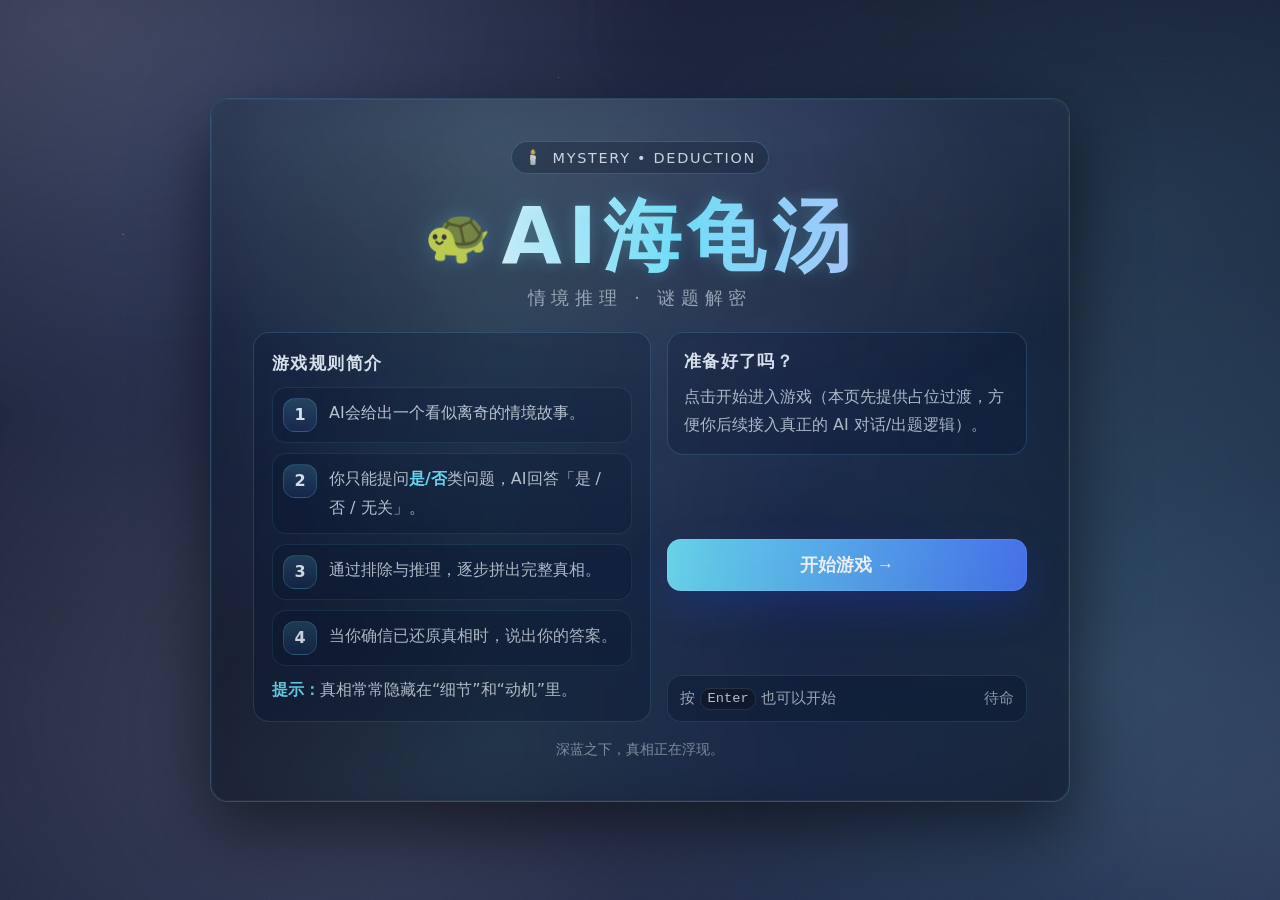
<file: index.html>
<!doctype html>
<html lang="zh-CN">
  <head>
    <meta charset="UTF-8" />
    <meta name="viewport" content="width=device-width, initial-scale=1.0" />
    <title>AI海龟汤</title>
    <style>
      :root{
        --bg0:#050818;
        --bg1:#071338;
        --paperWarm: rgba(210, 176, 110, .18);
        --paperWarm2: rgba(170, 120, 60, .14);
        --card:rgba(10, 24, 55, .52);
        --cardBorder:rgba(110, 208, 255, .22);
        --text:#eaf4ff;
        --muted:rgba(234, 244, 255, .78);
        --muted2:rgba(234, 244, 255, .62);
        --aqua:#6ee7ff;
        --blue:#4c7dff;
        --glow:rgba(110, 231, 255, .35);
        --shadow:rgba(0,0,0,.55);
        --radius:18px;
      }

      *{ box-sizing:border-box; }
      html, body{ height:100%; }
      body{
        margin:0;
        color:var(--text);
        font-family: ui-sans-serif, system-ui, -apple-system, "Segoe UI", Roboto, "PingFang SC", "Noto Sans CJK SC", "Microsoft YaHei", Arial, sans-serif;
        background: radial-gradient(1200px 900px at 20% 15%, rgba(76, 125, 255, .18) 0%, transparent 55%),
                    radial-gradient(900px 700px at 85% 75%, rgba(110, 231, 255, .14) 0%, transparent 60%),
                    linear-gradient(160deg, var(--bg0), var(--bg1));
        overflow-x:hidden;
      }

      .bg{
        position:fixed;
        inset:0;
        pointer-events:none;
        z-index:-1;
      }
      .bg::before{
        content:"";
        position:absolute;
        inset:-40px;
        background:
          radial-gradient(2px 2px at 12% 28%, rgba(255,255,255,.55), rgba(255,255,255,0) 55%),
          radial-gradient(1px 1px at 44% 12%, rgba(255,255,255,.45), rgba(255,255,255,0) 60%),
          radial-gradient(1.5px 1.5px at 73% 31%, rgba(255,255,255,.35), rgba(255,255,255,0) 62%),
          radial-gradient(1px 1px at 81% 68%, rgba(255,255,255,.30), rgba(255,255,255,0) 60%),
          radial-gradient(1.5px 1.5px at 18% 80%, rgba(255,255,255,.28), rgba(255,255,255,0) 62%);
        filter: blur(.2px);
        opacity:.75;
      }
      .bg::after{
        content:"";
        position:absolute;
        inset:0;
        background-image:url("data:image/svg+xml,%3Csvg xmlns='http://www.w3.org/2000/svg' width='180' height='180'%3E%3Cfilter id='n'%3E%3CfeTurbulence type='fractalNoise' baseFrequency='.85' numOctaves='3' stitchTiles='stitch'/%3E%3C/filter%3E%3Crect width='100%25' height='100%25' filter='url(%23n)' opacity='.25'/%3E%3C/svg%3E");
        background-size:180px 180px;
        opacity:.14;
        mix-blend-mode: overlay;
      }

      /* Fog layer + aged paper / stains / fingerprints / ink */
      .fog{
        position:fixed;
        inset:-20%;
        pointer-events:none;
        z-index:-1;
        opacity:1;
        filter: blur(16px) contrast(1.06);
        mix-blend-mode: screen;
        background:
          radial-gradient(980px 640px at 18% 16%, rgba(255,255,255,.14), rgba(255,255,255,0) 64%),
          radial-gradient(880px 620px at 78% 32%, rgba(110,231,255,.12), rgba(255,255,255,0) 64%),
          radial-gradient(1020px 720px at 34% 78%, rgba(255,255,255,.11), rgba(255,255,255,0) 66%),
          radial-gradient(860px 600px at 88% 82%, rgba(255,255,255,.08), rgba(255,255,255,0) 64%);
        animation: fogDrift 12s ease-in-out infinite alternate;
      }
      .fog::before{
        content:"";
        position:absolute;
        inset:0;
        background-image:url("data:image/svg+xml,%3Csvg xmlns='http://www.w3.org/2000/svg' width='420' height='420'%3E%3Cfilter id='t'%3E%3CfeTurbulence type='fractalNoise' baseFrequency='.55' numOctaves='2' stitchTiles='stitch'/%3E%3C/filter%3E%3Crect width='100%25' height='100%25' filter='url(%23t)' opacity='.55'/%3E%3C/svg%3E");
        background-size:420px 420px;
        opacity:.30;
        mix-blend-mode: overlay;
        animation: fogGrain 6.5s linear infinite;
      }
      .fog::after{
        content:"";
        position:absolute;
        inset:0;
        background:
          radial-gradient(760px 520px at 52% 45%, rgba(255,255,255,.12), rgba(255,255,255,0) 62%),
          radial-gradient(820px 580px at 30% 62%, rgba(255,255,255,.10), rgba(255,255,255,0) 64%),
          radial-gradient(780px 540px at 74% 58%, rgba(110,231,255,.08), rgba(255,255,255,0) 62%);
        opacity:.55;
        filter: blur(22px);
        mix-blend-mode: screen;
        animation: fogPulse 8.5s ease-in-out infinite;
      }
      @keyframes fogDrift{
        0%{ transform: translate3d(-4.6%, -2.8%, 0) scale(1.06); }
        50%{ transform: translate3d(3.8%, 2.6%, 0) scale(1.10); }
        100%{ transform: translate3d(2.0%, -4.2%, 0) scale(1.08); }
      }
      @keyframes fogGrain{
        0%{ transform: translate3d(0,0,0); }
        100%{ transform: translate3d(-3.5%, 2.5%, 0); }
      }
      @keyframes fogPulse{
        0%, 100%{ opacity:.42; transform: translate3d(0,0,0) scale(1.02); }
        50%{ opacity:.62; transform: translate3d(1.2%, -1.0%, 0) scale(1.06); }
      }

      .wrap{
        min-height:100%;
        display:grid;
        place-items:center;
        padding: clamp(18px, 4vw, 48px);
      }

      .shell{
        width:min(860px, 100%);
        position:relative;
      }

      .card{
        border-radius: var(--radius);
        background:
          radial-gradient(1200px 520px at 50% 0%, rgba(255,255,255,.06), rgba(255,255,255,0) 55%),
          linear-gradient(180deg, rgba(10, 24, 55, .62), rgba(7, 14, 34, .42));
        border: 1px solid var(--cardBorder);
        box-shadow: 0 26px 70px var(--shadow);
        overflow:hidden;
        position:relative;
      }

      .card__inner{
        padding: clamp(18px, 3.4vw, 42px);
        backdrop-filter: blur(12px);
        -webkit-backdrop-filter: blur(12px);
        position:relative;
      }

      /* torn edge mask + paper / stains overlays inside card */
      .card::before{
        content:"";
        position:absolute;
        inset:0;
        pointer-events:none;
        background:
          /* warm aged-paper wash */
          radial-gradient(700px 520px at 30% 18%, var(--paperWarm), rgba(210,176,110,0) 64%),
          radial-gradient(760px 560px at 78% 30%, var(--paperWarm2), rgba(170,120,60,0) 66%),
          radial-gradient(260px 210px at 78% 22%, rgba(179, 110, 55, .16), rgba(179, 110, 55, 0) 68%),
          radial-gradient(320px 240px at 18% 78%, rgba(0, 0, 0, .22), rgba(0, 0, 0, 0) 66%),
          radial-gradient(220px 200px at 22% 22%, rgba(20, 10, 0, .18), rgba(20, 10, 0, 0) 64%),
          radial-gradient(300px 260px at 68% 72%, rgba(10, 16, 40, .18), rgba(10, 16, 40, 0) 62%);
        mix-blend-mode: overlay;
        opacity:.92;
      }
      .card::after{
        content:"";
        position:absolute;
        inset:0;
        pointer-events:none;
        background:
          /* old paper grain */
          url("data:image/svg+xml,%3Csvg xmlns='http://www.w3.org/2000/svg' width='360' height='360'%3E%3Cfilter id='n'%3E%3CfeTurbulence type='fractalNoise' baseFrequency='.9' numOctaves='4' stitchTiles='stitch'/%3E%3C/filter%3E%3Crect width='100%25' height='100%25' filter='url(%23n)' opacity='.55'/%3E%3C/svg%3E"),
          /* fingerprint-ish rings */
          url(\"data:image/svg+xml,%3Csvg xmlns='http://www.w3.org/2000/svg' width='480' height='480'%3E%3Cg opacity='.55'%3E%3Cpath d='M240 84c-66 0-120 54-120 120 0 75 42 96 42 154 0 22-10 36-10 36' fill='none' stroke='rgba(255,255,255,.55)' stroke-width='1.2'/%3E%3Cpath d='M240 108c-52 0-94 42-94 94 0 64 36 82 36 138 0 17-7 30-7 30' fill='none' stroke='rgba(255,255,255,.5)' stroke-width='1.1'/%3E%3Cpath d='M240 132c-38 0-70 32-70 70 0 50 28 66 28 116 0 14-5 26-5 26' fill='none' stroke='rgba(255,255,255,.46)' stroke-width='1.05'/%3E%3Cpath d='M240 156c-26 0-46 20-46 46 0 36 20 50 20 92 0 12-4 22-4 22' fill='none' stroke='rgba(255,255,255,.42)' stroke-width='1.0'/%3E%3C/g%3E%3C/svg%3E\");
        background-size: 360px 360px, 520px 520px;
        background-position: 0 0, 78% 20%;
        opacity:.16;
        mix-blend-mode: soft-light;
        filter: sepia(.55) saturate(.9);
      }
      .torn{
        position:absolute;
        inset:0;
        pointer-events:none;
        z-index:2;
        opacity:.85;
        filter: drop-shadow(0 20px 40px rgba(0,0,0,.45));
        mask-image: url(\"data:image/svg+xml,%3Csvg xmlns='http://www.w3.org/2000/svg' viewBox='0 0 100 100'%3E%3Cpath d='M1 3 C 6 1, 10 4, 15 2 C 20 1, 25 5, 30 3 C 35 2, 40 4, 45 2 C 50 1, 55 5, 60 3 C 65 2, 70 4, 75 2 C 80 1, 85 5, 90 3 C 95 2, 98 4, 99 3 L 99 97 C 96 99, 92 96, 88 98 C 84 99, 80 95, 76 97 C 72 98, 68 96, 64 98 C 60 99, 56 95, 52 97 C 48 98, 44 96, 40 98 C 36 99, 32 95, 28 97 C 24 98, 20 96, 16 98 C 12 99, 8 95, 4 97 C 2 98, 1 97, 1 97 Z' fill='white'/%3E%3C/svg%3E\");
        -webkit-mask-image: url(\"data:image/svg+xml,%3Csvg xmlns='http://www.w3.org/2000/svg' viewBox='0 0 100 100'%3E%3Cpath d='M1 3 C 6 1, 10 4, 15 2 C 20 1, 25 5, 30 3 C 35 2, 40 4, 45 2 C 50 1, 55 5, 60 3 C 65 2, 70 4, 75 2 C 80 1, 85 5, 90 3 C 95 2, 98 4, 99 3 L 99 97 C 96 99, 92 96, 88 98 C 84 99, 80 95, 76 97 C 72 98, 68 96, 64 98 C 60 99, 56 95, 52 97 C 48 98, 44 96, 40 98 C 36 99, 32 95, 28 97 C 24 98, 20 96, 16 98 C 12 99, 8 95, 4 97 C 2 98, 1 97, 1 97 Z' fill='white'/%3E%3C/svg%3E\");
        mask-size: 100% 100%;
        -webkit-mask-size: 100% 100%;
        mask-repeat:no-repeat;
        -webkit-mask-repeat:no-repeat;
        background:
          radial-gradient(80% 70% at 40% 20%, rgba(255,255,255,.08), rgba(255,255,255,0) 70%),
          linear-gradient(180deg, rgba(255,255,255,.06), rgba(255,255,255,0) 40%, rgba(0,0,0,.12));
        border-radius: var(--radius);
        box-shadow: 0 0 0 1px rgba(255,255,255,.06) inset;
      }

      .edgeGlow{
        position:absolute;
        inset:-2px;
        background: linear-gradient(90deg, transparent, rgba(110,231,255,.18), rgba(76,125,255,.16), transparent);
        filter: blur(14px);
        opacity:.65;
        pointer-events:none;
      }

      .badge{
        display:inline-flex;
        align-items:center;
        gap:.55rem;
        padding:.45rem .75rem;
        border-radius:999px;
        border:1px solid rgba(110,231,255,.22);
        background: rgba(7, 20, 46, .45);
        color: rgba(234,244,255,.86);
        font-size: .9rem;
        letter-spacing: .12em;
        text-transform: uppercase;
      }

      .title{
        margin: 14px 0 8px;
        font-size: clamp(44px, 6.6vw, 78px);
        font-weight: 900;
        line-height: 1.04;
        letter-spacing: 0.08em; /* looser */
        text-align:center;
        background: linear-gradient(90deg, #dff8ff, var(--aqua), #b2c7ff);
        -webkit-background-clip:text;
        background-clip:text;
        color: transparent;
        text-shadow:
          0 0 14px rgba(110,231,255,.20),
          0 0 32px rgba(110,231,255,.14),
          0 0 58px rgba(76,125,255,.10);
        filter: drop-shadow(0 12px 28px rgba(0,0,0,.35));
      }
      .titleRow{
        display:flex;
        align-items:center;
        justify-content:center;
        gap: .65rem;
        margin-top: 8px;
      }
      .turtle{
        font-size: clamp(34px, 5.2vw, 54px);
        filter:
          drop-shadow(0 0 10px rgba(110,231,255,.20))
          drop-shadow(0 0 24px rgba(76,125,255,.10));
        transform: translateY(2px);
      }

      .subtitle{
        margin:0 0 22px;
        text-align:center;
        color: var(--muted2);
        font-size: clamp(14px, 2.5vw, 18px);
        letter-spacing:.32em;
      }

      .grid{
        display:grid;
        grid-template-columns: 1.05fr .95fr;
        gap: 16px;
        margin-top: 18px;
      }

      .panel{
        border-radius: 16px;
        border: 1px solid rgba(110, 208, 255, .18);
        background: rgba(10, 24, 55, .36);
        padding: 18px;
      }

      .panel h2{
        margin:0 0 12px;
        font-size: 1.08rem;
        letter-spacing: .08em;
        color: rgba(234,244,255,.92);
      }

      .rules{
        margin:0;
        padding:0;
        list-style:none;
        color: var(--muted);
        line-height:1.85;
      }
      .rules li{
        display:flex;
        gap: 12px;
        padding: 10px 10px;
        border-radius: 14px;
        background: rgba(7, 20, 46, .26);
        border: 1px solid rgba(110,231,255,.10);
      }
      .rules li + li{ margin-top: 10px; }
      .rules .num{
        width: 34px;
        height: 34px;
        flex: 0 0 34px;
        display:grid;
        place-items:center;
        border-radius: 12px;
        background: linear-gradient(180deg, rgba(110,231,255,.18), rgba(76,125,255,.10));
        border: 1px solid rgba(110,231,255,.18);
        color: rgba(234,244,255,.92);
        font-weight: 800;
        font-variant-numeric: tabular-nums;
      }
      .rules .txt{
        flex:1;
        min-width: 0;
      }
      .rules strong{
        color: rgba(110,231,255,.95);
        font-weight: 800;
      }

      .hint{
        margin: 10px 0 0;
        color: rgba(234,244,255,.82);
        line-height:1.7;
      }
      .hint strong{ color: rgba(110,231,255,.95); }

      .ctaArea{
        display:flex;
        flex-direction:column;
        justify-content:space-between;
        gap: 12px;
      }

      .cta{
        width:100%;
        border:0;
        border-radius: 14px;
        padding: 14px 16px;
        font-weight: 800;
        font-size: 1.1rem;
        color: rgba(255,255,255,.96);
        background: linear-gradient(90deg, rgba(110,231,255,.95), rgba(76,125,255,.95));
        box-shadow: 0 16px 40px rgba(33, 78, 255, .22), 0 0 0 1px rgba(255,255,255,.08) inset;
        position:relative;
        cursor:pointer;
        transform: translateZ(0);
        transition: transform .18s ease, box-shadow .18s ease, filter .18s ease;
        overflow:hidden;
      }
      .cta::before{
        content:"";
        position:absolute;
        inset:-40% -60%;
        background: radial-gradient(circle at 30% 30%, rgba(255,255,255,.55), rgba(255,255,255,0) 55%);
        transform: translateX(-35%);
        opacity:.55;
        transition: transform .28s ease, opacity .28s ease;
      }
      .cta:hover{
        transform: translateY(-2px);
        box-shadow: 0 22px 56px rgba(33, 78, 255, .32), 0 0 0 1px rgba(255,255,255,.12) inset, 0 0 44px rgba(110,231,255,.12);
        filter: saturate(1.06);
      }
      .cta:hover::before{
        transform: translateX(0%);
        opacity:.72;
      }
      .cta:active{
        transform: translateY(0px) scale(.99);
      }
      .cta:focus-visible{
        outline: 3px solid rgba(110,231,255,.38);
        outline-offset: 3px;
      }

      .mini{
        display:flex;
        gap: 10px;
        align-items:center;
        justify-content:space-between;
        color: rgba(234,244,255,.72);
        font-size: .95rem;
        padding: 12px 12px;
        border-radius: 14px;
        background: rgba(7, 20, 46, .35);
        border: 1px solid rgba(110,231,255,.14);
      }

      .kbd{
        font-family: ui-monospace, SFMono-Regular, Menlo, Monaco, Consolas, "Liberation Mono", "Courier New", monospace;
        font-size:.9em;
        padding:.18em .5em;
        border-radius: 10px;
        border: 1px solid rgba(255,255,255,.12);
        background: rgba(0,0,0,.25);
        color: rgba(234,244,255,.86);
      }

      .footer{
        margin-top: 18px;
        text-align:center;
        color: rgba(234,244,255,.55);
        font-size: .9rem;
      }

      /* simple page transition */
      .stage{
        display:none;
        text-align:left;
        padding: clamp(22px, 4vw, 50px);
      }
      .stage.is-on{ display:block; }
      .stage h2{
        margin:0 0 10px;
        font-size: clamp(26px, 4vw, 38px);
        letter-spacing:.02em;
      }
      .stage p{
        margin: 0 auto 18px;
        max-width: 56ch;
        color: rgba(234,244,255,.72);
        line-height:1.8;
      }
      .stageGrid{
        display:grid;
        grid-template-columns: 1fr;
        gap: 14px;
        margin-top: 10px;
      }
      .row{
        display:flex;
        gap: 10px;
        flex-wrap:wrap;
        align-items:center;
      }
      .field{
        display:flex;
        flex-direction:column;
        gap: 6px;
        min-width: min(320px, 100%);
        flex: 1;
      }
      label{
        font-size:.92rem;
        color: rgba(234,244,255,.70);
        letter-spacing:.06em;
      }
      select, input[type="text"], textarea{
        width:100%;
        border-radius: 14px;
        border: 1px solid rgba(110,231,255,.16);
        background: rgba(7, 20, 46, .40);
        color: rgba(234,244,255,.92);
        padding: 12px 12px;
        outline:none;
      }
      textarea{
        resize: vertical;
        min-height: 88px;
        line-height:1.65;
      }
      select:focus-visible, input[type="text"]:focus-visible, textarea:focus-visible{
        outline: 3px solid rgba(110,231,255,.28);
        outline-offset: 3px;
      }
      .pill{
        display:inline-flex;
        align-items:center;
        gap:.5rem;
        padding:.45rem .75rem;
        border-radius:999px;
        border:1px solid rgba(110,231,255,.14);
        background: rgba(7, 20, 46, .28);
        color: rgba(234,244,255,.74);
        font-size:.9rem;
        white-space:nowrap;
      }
      .chat{
        border-radius: 16px;
        border: 1px solid rgba(110,231,255,.14);
        background: rgba(10, 24, 55, .30);
        overflow:hidden;
      }
      .chatHeader{
        padding: 12px 14px;
        display:flex;
        align-items:center;
        justify-content:space-between;
        gap: 10px;
        border-bottom: 1px solid rgba(110,231,255,.12);
        background: rgba(7, 20, 46, .26);
      }
      .chatLog{
        padding: 12px;
        max-height: min(48vh, 420px);
        overflow:auto;
      }
      .msg{
        display:flex;
        gap: 10px;
        padding: 10px 10px;
        border-radius: 14px;
        border: 1px solid rgba(255,255,255,.06);
        background: rgba(0,0,0,.12);
        margin-bottom: 10px;
      }
      .msg--ai{
        border-color: rgba(110,231,255,.14);
        background: rgba(7, 20, 46, .22);
      }
      .msg--me{
        border-color: rgba(76,125,255,.14);
        background: rgba(15, 24, 64, .22);
      }
      .avatar{
        flex: 0 0 34px;
        width: 34px;
        height: 34px;
        border-radius: 12px;
        display:grid;
        place-items:center;
        background: linear-gradient(180deg, rgba(110,231,255,.18), rgba(76,125,255,.10));
        border: 1px solid rgba(110,231,255,.18);
      }
      .bubble{
        flex: 1;
        min-width: 0;
      }
      .meta{
        display:flex;
        align-items:center;
        justify-content:space-between;
        gap: 10px;
        margin-bottom: 6px;
        color: rgba(234,244,255,.64);
        font-size: .85rem;
        letter-spacing:.06em;
      }
      .text{
        color: rgba(234,244,255,.90);
        line-height:1.75;
        white-space:pre-wrap;
        word-break: break-word;
      }
      .chatFooter{
        padding: 12px;
        border-top: 1px solid rgba(110,231,255,.12);
        background: rgba(7, 20, 46, .20);
      }
      .sendRow{
        display:flex;
        gap: 10px;
        align-items:stretch;
      }
      .sendRow input[type="text"]{
        flex: 1;
        min-width: 0;
      }
      .btn{
        border:1px solid rgba(110,231,255,.26);
        background: rgba(7, 20, 46, .35);
        color: rgba(234,244,255,.92);
        padding: 12px 14px;
        border-radius: 14px;
        font-weight: 800;
        cursor:pointer;
        transition: transform .18s ease, border-color .18s ease, background .18s ease, filter .18s ease;
        white-space:nowrap;
      }
      .btn:hover{
        transform: translateY(-1px);
        border-color: rgba(110,231,255,.42);
        background: rgba(7, 20, 46, .5);
        filter: saturate(1.04);
      }
      .btn:active{ transform: translateY(0px) scale(.99); }
      .btn:focus-visible{
        outline: 3px solid rgba(110,231,255,.28);
        outline-offset: 3px;
      }
      .btn--primary{
        border:0;
        background: linear-gradient(90deg, rgba(110,231,255,.95), rgba(76,125,255,.95));
        color: rgba(255,255,255,.96);
        box-shadow: 0 14px 36px rgba(33, 78, 255, .22), 0 0 0 1px rgba(255,255,255,.08) inset;
      }
      .btn--primary:hover{
        box-shadow: 0 18px 48px rgba(33, 78, 255, .32), 0 0 0 1px rgba(255,255,255,.12) inset, 0 0 42px rgba(110,231,255,.10);
      }
      .btn:disabled{
        opacity:.6;
        cursor:not-allowed;
        transform:none;
      }
      @media (max-width: 780px){
        .sendRow{ flex-direction:column; }
      }
      .ghost{
        border:1px solid rgba(110,231,255,.26);
        background: rgba(7, 20, 46, .35);
        color: rgba(234,244,255,.92);
        padding: 12px 14px;
        border-radius: 14px;
        font-weight: 700;
        cursor:pointer;
        transition: transform .18s ease, border-color .18s ease, background .18s ease;
      }
      .ghost:hover{
        transform: translateY(-1px);
        border-color: rgba(110,231,255,.42);
        background: rgba(7, 20, 46, .5);
      }
      .ghost:active{
        transform: translateY(0px);
      }

      @media (max-width: 780px){
        .grid{ grid-template-columns: 1fr; }
        .panel{ padding: 16px; }
        .subtitle{ letter-spacing: .22em; }
        .mini{ font-size: .92rem; }
        .rules li{ padding: 10px 10px; }
      }

      @media (prefers-reduced-motion: reduce){
        .cta, .cta::before, .ghost{ transition:none; }
        .cta:hover{ transform:none; }
      }
    </style>
  </head>
  <body>
    <div class="bg" aria-hidden="true"></div>
    <div class="fog" aria-hidden="true"></div>
    <main class="wrap">
      <div class="shell">
        <div class="card" role="region" aria-label="AI海龟汤欢迎页">
          <div class="edgeGlow" aria-hidden="true"></div>
          <div class="torn" aria-hidden="true"></div>
          <div class="card__inner">
            <section id="welcome">
              <div style="display:flex; justify-content:center;">
                <span class="badge" aria-label="游戏类型">
                  <span aria-hidden="true">🕯️</span>
                  <span>mystery • deduction</span>
                </span>
              </div>
              <div class="titleRow" aria-label="游戏标题">
                <span class="turtle" aria-hidden="true">🐢</span>
                <h1 class="title">AI海龟汤</h1>
              </div>
              <p class="subtitle">情境推理 · 谜题解密</p>

              <div class="grid">
                <div class="panel">
                  <h2>游戏规则简介</h2>
                  <ul class="rules" aria-label="规则列表">
                    <li>
                      <span class="num" aria-hidden="true">1</span>
                      <span class="txt">AI会给出一个看似离奇的情境故事。</span>
                    </li>
                    <li>
                      <span class="num" aria-hidden="true">2</span>
                      <span class="txt">你只能提问<strong>是/否</strong>类问题，AI回答「是 / 否 / 无关」。</span>
                    </li>
                    <li>
                      <span class="num" aria-hidden="true">3</span>
                      <span class="txt">通过排除与推理，逐步拼出完整真相。</span>
                    </li>
                    <li>
                      <span class="num" aria-hidden="true">4</span>
                      <span class="txt">当你确信已还原真相时，说出你的答案。</span>
                    </li>
                  </ul>
                  <p class="hint"><strong>提示：</strong>真相常常隐藏在“细节”和“动机”里。</p>
                </div>

                <div class="ctaArea">
                  <div class="panel" style="padding: 16px 16px 14px;">
                    <h2 style="margin-bottom:10px;">准备好了吗？</h2>
                    <p style="margin:0; color: rgba(234,244,255,.72); line-height:1.8;">
                      点击开始进入游戏（本页先提供占位过渡，方便你后续接入真正的 AI 对话/出题逻辑）。
                    </p>
                  </div>

                  <button id="startBtn" class="cta" type="button">
                    开始游戏 <span aria-hidden="true">→</span>
                  </button>

                  <div class="mini" aria-label="快捷键提示">
                    <span>按 <span class="kbd">Enter</span> 也可以开始</span>
                    <span id="status" aria-live="polite" style="color: rgba(234,244,255,.62);">待命</span>
                  </div>
                </div>
              </div>

              <div class="footer">深蓝之下，真相正在浮现。</div>
            </section>

            <section id="stage" class="stage" aria-label="游戏占位页">
              <h2>迷雾之下：海龟汤推理</h2>
              <p style="max-width:none; margin: 0 0 10px;">
                欢迎来到未知的迷雾中。你需要通过<strong>封闭式</strong>提问，逼近隐藏的真相——记住，看到的不一定是真实的。
              </p>

              <div class="stageGrid">
                <div class="panel">
                  <div class="row" style="justify-content:space-between;">
                    <span class="pill"><span aria-hidden="true">🗂️</span><span id="caseMeta">未选择汤面</span></span>
                    <span class="pill"><span aria-hidden="true">⏳</span><span id="timeMeta">—</span></span>
                    <span class="pill"><span aria-hidden="true">🎭</span><span id="sceneMeta">—</span></span>
                  </div>

                  <div class="row" style="margin-top:12px;">
                    <div class="field">
                      <label for="difficulty">难度</label>
                      <select id="difficulty">
                        <option value="all">全部</option>
                        <option value="basic">基础级</option>
                        <option value="advanced">进阶级</option>
                        <option value="expert">烧脑级</option>
                      </select>
                    </div>
                    <div class="field">
                      <label for="theme">主题</label>
                      <select id="theme">
                        <option value="all">全部</option>
                        <option value="locked_room">密室谜案</option>
                        <option value="disappearance">失踪之谜</option>
                        <option value="retro">复古悬疑</option>
                        <option value="mind_trick">心理诡计</option>
                        <option value="urban_legend">都市怪谈</option>
                      </select>
                    </div>
                    <div class="field">
                      <label for="caseSelect">选择汤面</label>
                      <select id="caseSelect"></select>
                    </div>
                  </div>

                  <div class="row" style="margin-top:12px;">
                    <div class="field" style="min-width: min(220px, 100%); flex: .7;">
                      <label for="hintLevel">提示强度（1-3）</label>
                      <select id="hintLevel">
                        <option value="1">1（轻提示）</option>
                        <option value="2" selected>2（中提示）</option>
                        <option value="3">3（强提示，接近谜底）</option>
                      </select>
                    </div>
                    <div class="field" style="min-width: min(220px, 100%); flex: .7;">
                      <label for="mood">氛围强度</label>
                      <select id="mood">
                        <option value="light">轻度悬疑</option>
                        <option value="heavy" selected>重度悬疑</option>
                      </select>
                    </div>
                    <div class="row" style="gap:10px; margin-top: 22px;">
                      <button id="startCaseBtn" class="btn btn--primary" type="button">启动本局</button>
                      <button id="backBtn" class="btn" type="button">返回欢迎页</button>
                    </div>
                  </div>

                  <div class="row" style="margin-top:12px;">
                    <div class="field">
                      <label for="setupText">汤面</label>
                      <textarea id="setupText" readonly></textarea>
                    </div>
                  </div>
                </div>

                <div class="chat">
                  <div class="chatHeader">
                    <span class="pill"><span aria-hidden="true">🕯️</span><span>提问只能得到：是 / 否 / 无关紧要</span></span>
                    <div class="row" style="gap:8px;">
                      <button id="hintBtn" class="btn" type="button">提示</button>
                      <button id="revealBtn" class="btn" type="button">揭晓谜底</button>
                    </div>
                  </div>
                  <div id="chatLog" class="chatLog" aria-label="对话记录"></div>
                  <div class="chatFooter">
                    <div class="sendRow">
                      <input id="qInput" type="text" placeholder="输入封闭式问题，例如：死者是自杀的吗？" />
                      <button id="askBtn" class="btn btn--primary" type="button">提问</button>
                    </div>
                    <div class="row" style="margin-top:10px; justify-content:space-between;">
                      <span class="pill"><span aria-hidden="true">🧠</span><span id="progressMeta">线索：0 / 0</span></span>
                      <span class="pill"><span aria-hidden="true">🗝️</span><span id="hintMeta">提示：0</span></span>
                      <span class="pill"><span aria-hidden="true">📜</span><span id="ruleMeta">规则：严格</span></span>
                    </div>
                  </div>
                </div>
              </div>
            </section>
          </div>
        </div>
      </div>
    </main>

    <script>
      (function () {
        const startBtn = document.getElementById("startBtn");
        const backBtn = document.getElementById("backBtn");
        const againBtn = document.getElementById("againBtn");
        const welcome = document.getElementById("welcome");
        const stage = document.getElementById("stage");
        const status = document.getElementById("status");

        const setStatus = (text) => {
          if (!status) return;
          status.textContent = text;
        };

        const enterStage = () => {
          setStatus("进入中…");
          startBtn.disabled = true;
          startBtn.style.opacity = "0.92";
          startBtn.style.cursor = "wait";

          window.setTimeout(() => {
            welcome.style.display = "none";
            stage.classList.add("is-on");
            setStatus("已进入");
            startBtn.disabled = false;
            startBtn.style.opacity = "";
            startBtn.style.cursor = "";
          }, 380);
        };

        const backToWelcome = () => {
          stage.classList.remove("is-on");
          welcome.style.display = "";
          setStatus("待命");
          startBtn.focus();
        };

        startBtn.addEventListener("click", enterStage);
        backBtn.addEventListener("click", backToWelcome);
        if (againBtn) {
          againBtn.addEventListener("click", () => {
            backToWelcome();
            window.setTimeout(enterStage, 120);
          });
        }

        window.addEventListener("keydown", (e) => {
          if (e.key === "Enter" && !e.isComposing) {
            if (stage.classList.contains("is-on")) return;
            enterStage();
          }
          if (e.key === "Escape") {
            if (stage.classList.contains("is-on")) backToWelcome();
          }
        });
      })();
    </script>

    <script>
      (function () {
        // ---------------------------
        // Data: Turtle Soup library
        // ---------------------------
        const DIFFICULTY_LABEL = {
          basic: "基础级",
          advanced: "进阶级",
          expert: "烧脑级",
        };

        const THEME_LABEL = {
          locked_room: "密室谜案",
          disappearance: "失踪之谜",
          retro: "复古悬疑",
          mind_trick: "心理诡计",
          urban_legend: "都市怪谈",
        };

        /** @type {Array<any>} */
        const SOUPS = [
          {
            id: "B-LOCK-001",
            title: "蜡烛与反锁门",
            difficulty: "basic",
            theme: "locked_room",
            scene: "单人 / 多人组队",
            estimated: "5-10 分钟",
            taboo: ["窗户缝", "绳子", "钥匙在外面", "通风孔"],
            setup:
              "午夜的旧宅里，客厅的门从内部反锁。\n主人倒在地毯上，手边只有半支燃尽的蜡烛。\n屋里没有打斗痕迹，也没有人进出。\n发生了什么？",
            answer:
              "主人并非被人闯入谋杀。\n他在反锁的客厅里点燃蜡烛取暖，却因通风不良导致缺氧昏迷。\n蜡烛持续燃烧、消耗氧气，进一步加重缺氧。\n他最终倒下。\n所谓“密室”只是反锁与信息误导带来的错觉。",
            recap: [
              "反锁门让人误判必须“有人进出”。",
              "蜡烛是关键：它不仅提供光，也会持续消耗氧气。",
              "缺氧可以在无外力的情况下造成致命后果。",
            ],
            keyClues: [
              { tag: "candle", text: "蜡烛与死亡有关" },
              { tag: "oxygen", text: "死因与缺氧/空气有关" },
              { tag: "noIntruder", text: "确实无人进入" },
            ],
            hints: {
              1: "注意：蜡烛不是装饰，它在“改变”现场。",
              2: "想想：封闭空间里，蜡烛燃烧会带来什么后果？",
              3: "死因与氧气有关。不是刀枪，也不是他人闯入。",
            },
            qa: [
              { tag: "noIntruder", any: ["有人进入", "有人进出", "有人来过", "闯入"], a: "否" },
              { tag: "candle", any: ["蜡烛", "烛", "燃烧"], a: "是" },
              { tag: "oxygen", any: ["缺氧", "氧气", "窒息", "一氧化碳", "通风"], a: "是" },
              { any: ["自杀"], a: "否" },
              { any: ["谋杀", "他杀"], a: "否" },
              { any: ["打斗", "挣扎"], a: "否" },
              { any: ["门锁", "反锁", "锁"], a: "是" },
              { a: "无关紧要" },
            ],
          },
          {
            id: "A-RET-002",
            title: "遗书不属于他",
            difficulty: "advanced",
            theme: "retro",
            scene: "单人 / 多人组队",
            estimated: "10-20 分钟",
            taboo: ["换字迹", "假名", "旧报纸", "收信人"],
            setup:
              "雨夜的小旅馆里，一个男人死在房间。\n桌上有一封遗书，语气像是在告别。\n可老板说：他白天还在兴奋地订明天的车票。\n遗书是真的，但他不是自杀。\n发生了什么？",
            answer:
              "遗书确实存在，却并不是写给“死者”的。\n男人误拿了别人寄来的信件（或被调包），遗书的内容让人误以为他将自杀。\n他真正的死因与意外有关：旅馆炉火通风不良产生一氧化碳，夜里窒息身亡。\n白天他仍计划出行，符合“非自杀”的事实。",
            recap: [
              "遗书是真，但“署名/收信人/对象”被误读。",
              "白天订票说明他没有自杀动机。",
              "密闭空间 + 炉火/通风问题导致一氧化碳中毒。",
            ],
            keyClues: [
              { tag: "letterMisread", text: "遗书与死者身份不完全对应" },
              { tag: "co", text: "死因与一氧化碳/通风有关" },
              { tag: "noMurder", text: "不是他杀" },
            ],
            hints: {
              1: "“遗书是真的”并不等于“写给他”。",
              2: "注意：旅馆这种地方，夜里有什么常见的隐形危险？",
              3: "一氧化碳。遗书是误导视线的真证据。",
            },
            qa: [
              { tag: "noMurder", any: ["他杀", "谋杀", "凶手", "被杀"], a: "否" },
              { any: ["自杀"], a: "否" },
              { tag: "letterMisread", any: ["遗书写给他", "遗书是他写的", "字迹是他的"], a: "否" },
              { tag: "letterMisread", any: ["遗书", "信", "收信人", "署名", "写给谁"], a: "是" },
              { tag: "co", any: ["一氧化碳", "煤气", "炉火", "通风", "窒息", "缺氧"], a: "是" },
              { any: ["打斗", "挣扎"], a: "否" },
              { a: "无关紧要" },
            ],
          },
          {
            id: "E-MIND-003",
            title: "凶手与死者同一人",
            difficulty: "expert",
            theme: "mind_trick",
            scene: "单人（更佳）/ 多人组队",
            estimated: "10-20 分钟",
            taboo: ["分身", "双重身份", "镜子", "录音"],
            setup:
              "清晨，警局接到报案：\n“凶手已经抓到了。”\n现场只有一具尸体，没有第二个人。\n可卷宗最后写着：凶手和死者是同一人。\n这不是灵异。\n发生了什么？",
            answer:
              "所谓“凶手”和“死者”指向同一位自然人，但对应不同的“身份/责任”。\n他在实施犯罪后，为逃避追捕伪造了“抓到凶手”的假象：留下自证其罪的证据与指向自己的线索。\n随后他因意外（或自身行为导致的非他杀）死亡。\n案件结案时，警方确认：导致死亡的直接原因并非他人暴力，而“犯罪者”也确实是他本人——于是出现“凶手与死者同一人”的表述。",
            recap: [
              "同一人可以同时承担“犯罪者身份”与“死亡者身份”。",
              "关键在于：死亡不是他杀，但案件仍有犯罪行为。",
              "“凶手已抓到”是一句被设计的误导。",
            ],
            keyClues: [
              { tag: "samePerson", text: "同一人承担两种身份" },
              { tag: "notSupernatural", text: "不是灵异" },
              { tag: "notMurder", text: "死亡本身不是他杀" },
            ],
            hints: {
              1: "把“凶手”和“死者”当成两个身份标签，而不是两个人。",
              2: "关注：这起案件里可能存在“犯罪行为”，但“死亡原因”并非他人暴力。",
              3: "他犯罪后留下自证其罪的线索，又在之后意外身亡。于是凶手=死者。",
            },
            qa: [
              { tag: "notSupernatural", any: ["灵异", "鬼", "超自然", "诅咒"], a: "否" },
              { tag: "notMurder", any: ["他杀", "谋杀", "被杀", "凶器", "第三者杀"], a: "否" },
              { tag: "samePerson", any: ["同一人", "一个人", "身份", "两种身份"], a: "是" },
              { any: ["自杀"], a: "无关紧要" },
              { any: ["有人在现场", "第二个人", "目击者当场看到"], a: "否" },
              { any: ["报案", "电话", "短信", "留言"], a: "是" },
              { a: "无关紧要" },
            ],
          },
        ];

        // ---------------------------
        // Engine: session + intent + rules
        // ---------------------------
        const SESSIONS = new Map(); // gameId -> session

        const nowId = () => "G-" + Date.now().toString(36) + "-" + Math.random().toString(16).slice(2, 8);

        const normalize = (s) =>
          String(s || "")
            .trim()
            .replace(/\s+/g, " ")
            .replace(/[？?!.。！，,；;：:]/g, "")
            .toLowerCase();

        const containsAny = (text, keywords) => keywords.some((k) => text.includes(String(k).toLowerCase()));

        const isRevealIntent = (raw) => /揭晓|谜底|答案|真相|复盘|公布/.test(raw);
        const isHintIntent = (raw) => /提示|线索|卡住|帮帮|给点方向/.test(raw);

        const classifyQuestion = (raw) => {
          const s = String(raw || "").trim();
          if (!s) return { kind: "empty" };
          if (isRevealIntent(s)) return { kind: "reveal" };
          if (isHintIntent(s)) return { kind: "hint" };

          // "open" when user asks for explanation/whole story
          if (/发生了什么|到底怎么|怎么回事|请解释|讲讲|还原|推理过程|为什么会这样/.test(s)) return { kind: "open" };

          // "probing" when user asks meta about trick
          if (/密室诡计|叙诡|反转|多重诡计|是不是.*诡计|套路|类型/.test(s)) return { kind: "probing" };

          // closed yes/no-ish heuristics
          if (/[吗么]/.test(s) || /是否|是不是|有没有|能否|可否|会不会/.test(s)) return { kind: "closed" };

          // fallback
          return { kind: "open" };
        };

        const moodLine = (mood, key) => {
          const heavy = {
            welcome: "迷雾在脚边盘旋。请用具体的问题切开它。",
            offTopic: "这个方向暂时摸不到线索。试着盯住“人物、时间、物品”。",
            open: "请把问题收束成可回答的是非句。比如：先确认死因？再确认是否有人进入？",
            probing: "这个方向值得深挖——但我只能回答：是 / 否 / 无关紧要。",
            hint: "迷雾更浓了。我可以抛出一缕线，但你要自己把它拽回来。",
            preReveal: "确定要揭开这个隐藏的真相吗？它可能超出你的预料。",
            repeat: "你再次触碰了同一个问题——看来你很在意这个点。",
          };
          const light = {
            welcome: "请用封闭式提问推进推理。",
            offTopic: "这个方向暂时没有有效线索，换个角度试试。",
            open: "请用可以回答“是/否/无关紧要”的问题来问我。",
            probing: "可以探索这个方向，但我只能回答：是 / 否 / 无关紧要。",
            hint: "我可以给你一个提示方向。",
            preReveal: "你确定要揭晓谜底吗？",
            repeat: "这个问题你已经问过了。",
          };
          const bank = mood === "heavy" ? heavy : light;
          return bank[key] || "";
        };

        const suspenseWrap = (mood, ynr, extra) => {
          const base = ynr === "是" ? "是" : ynr === "否" ? "否" : "无关紧要";
          if (mood === "light") return extra ? `${base}。${extra}` : `${base}。`;
          const suffixBank = {
            是: ["——但这个“是”背后藏着更诡异的细节。", "——你靠近了一步。别松手。", "——线索在暗处发光。"],
            否: ["。你忽略了现场的一个关键痕迹。", "——这条路是迷雾的回声。", "。别被表面牵走。"],
            无关紧要: ["——雾里有很多噪音。", "。它不会带你抵达真相。", "——先别把力气花在这里。"],
          };
          const pick = (arr) => arr[Math.floor(Math.random() * arr.length)];
          const extraText = extra ? ` ${extra}` : "";
          return `${base}${pick(suffixBank[base] || ["。"])}${extraText}`;
        };

        const listSoups = ({ difficulty = "all", theme = "all" } = {}) => {
          return SOUPS.filter((s) => (difficulty === "all" ? true : s.difficulty === difficulty)).filter((s) =>
            theme === "all" ? true : s.theme === theme
          ).map((s) => ({
            id: s.id,
            title: s.title,
            difficulty: s.difficulty,
            difficultyLabel: DIFFICULTY_LABEL[s.difficulty],
            theme: s.theme,
            themeLabel: THEME_LABEL[s.theme],
            scene: s.scene,
            estimated: s.estimated,
          }));
        };

        const startGame = ({ soupId, hintLevel = 2, mood = "heavy" }) => {
          const soup = SOUPS.find((s) => s.id === soupId);
          if (!soup) throw new Error("Soup not found");

          const gameId = nowId();
          const keyTotal = soup.keyClues.length;
          const session = {
            gameId,
            soupId,
            hintLevel: Number(hintLevel) || 2,
            mood,
            asked: [],
            askedNormSet: new Set(),
            discovered: new Set(),
            hintsUsed: 0,
            lastProgressAt: 0,
            createdAt: Date.now(),
          };
          SESSIONS.set(gameId, session);

          return {
            gameId,
            setup: soup.setup,
            meta: {
              id: soup.id,
              title: soup.title,
              difficulty: soup.difficulty,
              theme: soup.theme,
              scene: soup.scene,
              estimated: soup.estimated,
              keyTotal,
            },
          };
        };

        const evalClosed = (soup, raw, session) => {
          const n = normalize(raw);
          // repeat detection
          if (session.askedNormSet.has(n)) {
            return {
              ynr: "无关紧要",
              extra: moodLine(session.mood, "repeat") + " 答案依然是：无关紧要。",
              progressTag: null,
            };
          }

          for (const rule of soup.qa) {
            if (!rule.any) {
              return { ynr: rule.a, extra: "", progressTag: rule.tag || null };
            }
            if (containsAny(n, rule.any)) {
              return { ynr: rule.a, extra: "", progressTag: rule.tag || null };
            }
          }
          return { ynr: "无关紧要", extra: "", progressTag: null };
        };

        const maybeAutoHint = (session, soup) => {
          const askedCount = session.asked.length;
          const progressCount = session.discovered.size;
          const keyTotal = soup.keyClues.length;
          if (!askedCount) return null;
          if (progressCount >= keyTotal) return null;
          if (session.hintsUsed >= 3) return null;

          // "stuck": last 4 questions no new progress
          const since = askedCount - session.lastProgressAt;
          if (since >= 4) {
            session.hintsUsed += 1;
            const lvl = Math.max(1, Math.min(3, session.hintLevel));
            const hint = soup.hints[String(lvl)];
            return {
              hint,
              line: moodLine(session.mood, "hint"),
              hintsUsed: session.hintsUsed,
            };
          }
          return null;
        };

        const askQuestion = ({ gameId, question }) => {
          const session = SESSIONS.get(gameId);
          if (!session) throw new Error("Game not found");
          const soup = SOUPS.find((s) => s.id === session.soupId);
          if (!soup) throw new Error("Soup missing");

          const q = String(question || "").trim();
          const kind = classifyQuestion(q).kind;
          if (kind === "empty") {
            return { reply: suspenseWrap(session.mood, "无关紧要", "你还没有抛出问题。"), triggeredHint: false };
          }
          if (kind === "reveal") {
            return {
              reply: moodLine(session.mood, "preReveal") + "（请点击右侧“揭晓谜底”按钮）",
              triggeredHint: false,
            };
          }
          if (kind === "hint") {
            const lvl = Math.max(1, Math.min(3, session.hintLevel));
            session.hintsUsed += 1;
            return {
              reply: `${moodLine(session.mood, "hint")}\n提示（强度 ${lvl}）：${soup.hints[String(lvl)]}`,
              triggeredHint: true,
              hint: soup.hints[String(lvl)],
              hintsUsed: session.hintsUsed,
            };
          }
          if (kind === "open") {
            return { reply: moodLine(session.mood, "open"), triggeredHint: false };
          }
          if (kind === "probing") {
            return { reply: moodLine(session.mood, "probing"), triggeredHint: false };
          }

          // closed
          const { ynr, extra, progressTag } = evalClosed(soup, q, session);
          const n = normalize(q);
          session.asked.push({ q, ynr, at: Date.now() });
          session.askedNormSet.add(n);

          let newProgress = false;
          if (progressTag && soup.keyClues.some((c) => c.tag === progressTag)) {
            if (!session.discovered.has(progressTag) && ynr === "是") {
              session.discovered.add(progressTag);
              session.lastProgressAt = session.asked.length;
              newProgress = true;
            }
          }

          const auto = maybeAutoHint(session, soup);
          const replyMain = suspenseWrap(session.mood, ynr, extra || (newProgress ? "你触到了一个关键节点。" : ""));
          if (auto) {
            return {
              reply: `${replyMain}\n\n${auto.line}\n提示（强度 ${session.hintLevel}）：${auto.hint}`,
              triggeredHint: true,
              hint: auto.hint,
              hintsUsed: auto.hintsUsed,
              ynr,
            };
          }
          return { reply: replyMain, triggeredHint: false, ynr };
        };

        const getHint = ({ gameId }) => {
          const session = SESSIONS.get(gameId);
          if (!session) throw new Error("Game not found");
          const soup = SOUPS.find((s) => s.id === session.soupId);
          if (!soup) throw new Error("Soup missing");
          const lvl = Math.max(1, Math.min(3, session.hintLevel));
          session.hintsUsed += 1;
          return {
            hint: soup.hints[String(lvl)],
            hintsUsed: session.hintsUsed,
          };
        };

        const reveal = ({ gameId }) => {
          const session = SESSIONS.get(gameId);
          if (!session) throw new Error("Game not found");
          const soup = SOUPS.find((s) => s.id === session.soupId);
          if (!soup) throw new Error("Soup missing");
          return {
            prelude: moodLine(session.mood, "preReveal"),
            answer: soup.answer,
            recap: soup.recap,
            taboo: soup.taboo,
          };
        };

        // Expose standardized API surface
        window.TurtleSoupAPI = {
          listSoups,
          startGame,
          askQuestion,
          getHint,
          reveal,
          _debug: { SOUPS, SESSIONS },
        };

        // ---------------------------
        // UI wiring
        // ---------------------------
        const el = (id) => document.getElementById(id);
        const difficultySel = el("difficulty");
        const themeSel = el("theme");
        const caseSelect = el("caseSelect");
        const hintLevelSel = el("hintLevel");
        const moodSel = el("mood");
        const startCaseBtn = el("startCaseBtn");
        const setupText = el("setupText");
        const chatLog = el("chatLog");
        const qInput = el("qInput");
        const askBtn = el("askBtn");
        const hintBtn = el("hintBtn");
        const revealBtn = el("revealBtn");
        const caseMeta = el("caseMeta");
        const timeMeta = el("timeMeta");
        const sceneMeta = el("sceneMeta");
        const progressMeta = el("progressMeta");
        const hintMeta = el("hintMeta");

        let currentGameId = null;
        let currentSoup = null;
        let keyTotal = 0;

        const clearChat = () => {
          chatLog.innerHTML = "";
        };

        const scrollChat = () => {
          chatLog.scrollTop = chatLog.scrollHeight;
        };

        const addMsg = ({ who, title, text }) => {
          const wrap = document.createElement("div");
          wrap.className = "msg " + (who === "ai" ? "msg--ai" : "msg--me");

          const av = document.createElement("div");
          av.className = "avatar";
          av.textContent = who === "ai" ? "🐢" : "你";

          const bubble = document.createElement("div");
          bubble.className = "bubble";

          const meta = document.createElement("div");
          meta.className = "meta";
          const left = document.createElement("span");
          left.textContent = title;
          const right = document.createElement("span");
          right.textContent = new Date().toLocaleTimeString([], { hour: "2-digit", minute: "2-digit" });
          meta.appendChild(left);
          meta.appendChild(right);

          const body = document.createElement("div");
          body.className = "text";
          body.textContent = text;

          bubble.appendChild(meta);
          bubble.appendChild(body);
          wrap.appendChild(av);
          wrap.appendChild(bubble);
          chatLog.appendChild(wrap);
          scrollChat();
        };

        const refreshList = () => {
          const list = listSoups({ difficulty: difficultySel.value, theme: themeSel.value });
          caseSelect.innerHTML = "";
          if (!list.length) {
            const opt = document.createElement("option");
            opt.value = "";
            opt.textContent = "无匹配汤面";
            caseSelect.appendChild(opt);
            return;
          }
          for (const item of list) {
            const opt = document.createElement("option");
            opt.value = item.id;
            opt.textContent = `【${item.difficultyLabel}】${item.title} · ${item.themeLabel}`;
            caseSelect.appendChild(opt);
          }
        };

        const updateMeta = () => {
          if (!currentSoup) {
            caseMeta.textContent = "未选择汤面";
            timeMeta.textContent = "—";
            sceneMeta.textContent = "—";
            progressMeta.textContent = "线索：0 / 0";
            hintMeta.textContent = "提示：0";
            return;
          }
          caseMeta.textContent = `#${currentSoup.id} · ${currentSoup.title}（${DIFFICULTY_LABEL[currentSoup.difficulty]}）`;
          timeMeta.textContent = currentSoup.estimated;
          sceneMeta.textContent = currentSoup.scene;
        };

        const updateProgressUI = () => {
          if (!currentGameId || !currentSoup) {
            progressMeta.textContent = "线索：0 / 0";
            hintMeta.textContent = "提示：0";
            return;
          }
          const s = SESSIONS.get(currentGameId);
          const discovered = s ? s.discovered.size : 0;
          const hintsUsed = s ? s.hintsUsed : 0;
          progressMeta.textContent = `线索：${discovered} / ${keyTotal}`;
          hintMeta.textContent = `提示：${hintsUsed}`;
        };

        difficultySel.addEventListener("change", refreshList);
        themeSel.addEventListener("change", refreshList);
        caseSelect.addEventListener("change", () => {
          const soupId = caseSelect.value;
          currentSoup = SOUPS.find((s) => s.id === soupId) || null;
          updateMeta();
          setupText.value = currentSoup ? currentSoup.setup : "";
        });

        startCaseBtn.addEventListener("click", () => {
          const soupId = caseSelect.value;
          if (!soupId) return;
          const soup = SOUPS.find((s) => s.id === soupId);
          if (!soup) return;
          const res = startGame({
            soupId,
            hintLevel: Number(hintLevelSel.value),
            mood: moodSel.value,
          });
          currentGameId = res.gameId;
          currentSoup = soup;
          keyTotal = res.meta.keyTotal;
          clearChat();
          setupText.value = res.setup;
          addMsg({
            who: "ai",
            title: "开局",
            text: `${moodLine(moodSel.value, "welcome")}\n\n汤面：\n${res.setup}`,
          });
          updateMeta();
          updateProgressUI();
          qInput.focus();
        });

        const doAsk = async () => {
          if (!currentGameId) {
            addMsg({ who: "ai", title: "提示", text: "请先“启动本局”，再开始提问。" });
            return;
          }
          const q = qInput.value.trim();
          if (!q) return;
          addMsg({ who: "me", title: "你的问题", text: q });
          qInput.value = "";
          askBtn.disabled = true;
          try {
            const res = askQuestion({ gameId: currentGameId, question: q });
            addMsg({ who: "ai", title: "回应", text: res.reply });
          } catch (e) {
            addMsg({ who: "ai", title: "错误", text: String(e && e.message ? e.message : e) });
          } finally {
            askBtn.disabled = false;
            updateProgressUI();
            qInput.focus();
          }
        };

        askBtn.addEventListener("click", doAsk);
        qInput.addEventListener("keydown", (e) => {
          if (e.key === "Enter" && !e.isComposing) doAsk();
        });

        hintBtn.addEventListener("click", () => {
          if (!currentGameId) {
            addMsg({ who: "ai", title: "提示", text: "先启动一局，然后我才能给你线索。" });
            return;
          }
          const res = getHint({ gameId: currentGameId });
          addMsg({
            who: "ai",
            title: "提示线索",
            text: `${moodLine(moodSel.value, "hint")}\n提示（强度 ${hintLevelSel.value}）：${res.hint}`,
          });
          updateProgressUI();
        });

        revealBtn.addEventListener("click", () => {
          if (!currentGameId) {
            addMsg({ who: "ai", title: "提示", text: "先启动一局，再揭晓。" });
            return;
          }
          const res = reveal({ gameId: currentGameId });
          const recap = res.recap.map((x, i) => `${i + 1}. ${x}`).join("\n");
          const taboo = res.taboo.map((x) => `- ${x}`).join("\n");
          addMsg({
            who: "ai",
            title: "揭晓",
            text: `${res.prelude}\n\n【谜底】\n${res.answer}\n\n【逻辑复盘】\n${recap}\n\n【禁忌提示（避免直接剧透的关键词）】\n${taboo}`,
          });
        });

        // init list + default selection
        refreshList();
        if (caseSelect.value) {
          currentSoup = SOUPS.find((s) => s.id === caseSelect.value) || null;
          updateMeta();
          setupText.value = currentSoup ? currentSoup.setup : "";
        }
        updateProgressUI();
      })();
    </script>
  </body>
</html>
</file>
